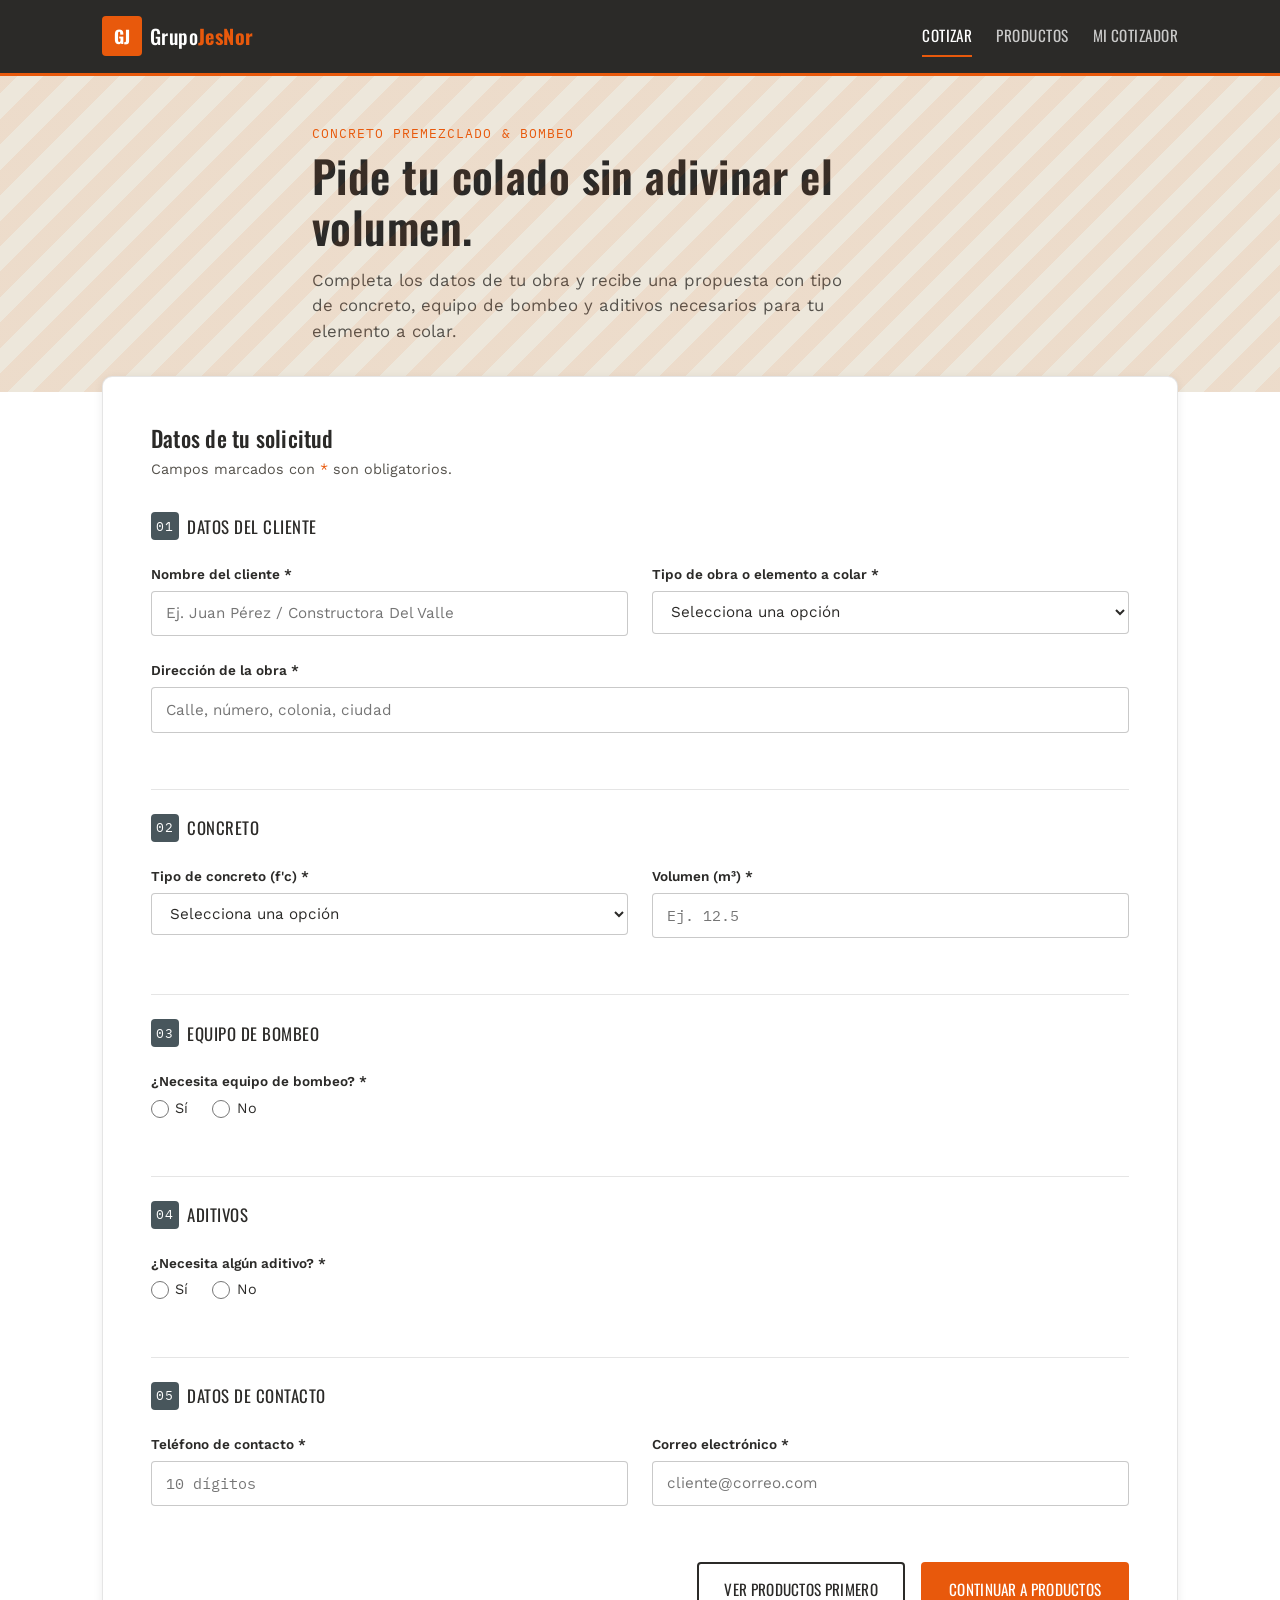
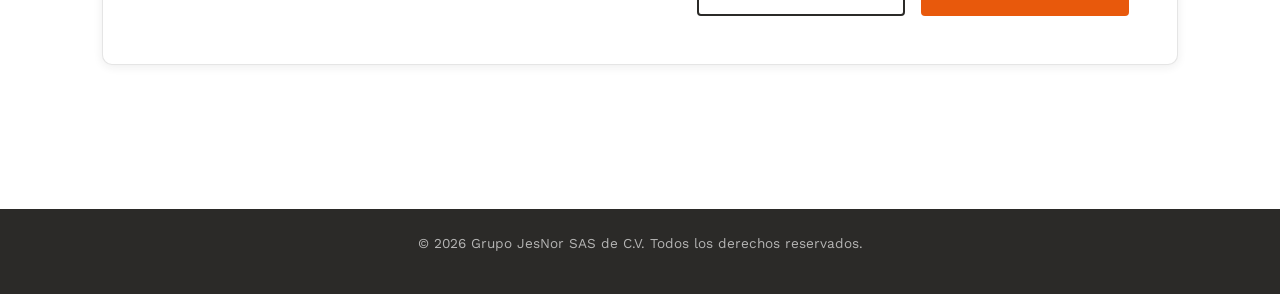
<file: index.html>
<!DOCTYPE html>
<html lang="es">
<head>
  <meta charset="UTF-8" />
  <meta name="viewport" content="width=device-width, initial-scale=1.0" />
  <title>Grupo JesNor | Solicita tu cotización de concreto premezclado</title>
  <meta name="description" content="Solicita cotización de concreto premezclado, bombeo estacionario o telescópico y aditivos." />

  <!-- Bootstrap 5 (CDN) -->
  <link
    href="https://cdn.jsdelivr.net/npm/bootstrap@5.3.3/dist/css/bootstrap.min.css"
    rel="stylesheet"
  />
  <!-- Google Fonts -->
  <link rel="preconnect" href="https://fonts.googleapis.com" />
  <link
    href="https://fonts.googleapis.com/css2?family=Oswald:wght@500;600;700&family=Work+Sans:wght@400;500;600&family=IBM+Plex+Mono:wght@500;600&display=swap"
    rel="stylesheet"
  />
    <!-- CSS propio -->
  <link rel="stylesheet" href="css/main.css" />
</head>
<body class="page--index">

  <!-- ================= HEADER ================= -->
  <header class="site-header">
    <div class="container site-header__inner">
      <a href="index.html" class="site-header__brand">
        <span class="site-header__brand-mark">GJ</span>
        <span class="site-header__brand-name">Grupo<strong>JesNor</strong></span>
      </a>
      <nav class="site-header__nav" aria-label="Navegación principal">
        <ul class="site-header__nav-list">
          <li><a class="site-header__nav-link site-header__nav-link--active" href="index.html">Cotizar</a></li>
          <li><a class="site-header__nav-link" href="productos.html">Productos</a></li>
          <li><a class="site-header__nav-link" href="cotizador.html">Mi cotizador</a></li>
        </ul>
      </nav>
    </div>
  </header>

  <main>
    <!-- ================= HERO ================= -->

    <section class="hero" aria-labelledby="hero-title">
      <div class="container hero__inner">
        <p class="hero__eyebrow">Concreto premezclado &amp; bombeo</p>
        <h1 id="hero-title" class="hero__title">
          Pide tu colado sin adivinar el volumen.
        </h1>
        <p class="hero__lead">
          Completa los datos de tu obra y recibe una propuesta con tipo de concreto,
          equipo de bombeo y aditivos necesarios para tu elemento a colar.
        </p>
      </div>
    </section>

    <!-- ================= FORMULARIO DE SOLICITUD ================= -->

    <section class="quote-form-section" aria-labelledby="form-title">
      <div class="container">
        <div class="quote-form-card">
          <h2 id="form-title" class="quote-form-card__title">Datos de tu solicitud</h2>
          <p class="quote-form-card__subtitle">
            Campos marcados con <span aria-hidden="true">*</span> son obligatorios.
          </p>

          <form id="quote-form" class="quote-form" novalidate>

            <!-- Bloque 1: Datos del cliente -->

            <fieldset class="quote-form__fieldset">
              <legend class="quote-form__legend">
                <span class="quote-form__legend-index">01</span> Datos del cliente
              </legend>

              <div class="quote-form__row">
                <div class="quote-form__field">
                  <label class="quote-form__label" for="cliente-nombre">Nombre del cliente *</label>
                  <input
                    class="quote-form__input"
                    type="text"
                    id="cliente-nombre"
                    name="clienteNombre"
                    placeholder="Ej. Juan Pérez / Constructora Del Valle"
                    required
                  />
                </div>

                <div class="quote-form__field">
                  <label class="quote-form__label" for="tipo-obra">Tipo de obra o elemento a colar *</label>
                  <select class="quote-form__select" id="tipo-obra" name="tipoObra" required>
                    <option value="" selected disabled>Selecciona una opción</option>
                    <option value="losa">Losa</option>
                    <option value="cimentacion">Cimentación / zapata</option>
                    <option value="muro">Muro</option>
                    <option value="columna">Columna</option>
                    <option value="firme">Firme / piso</option>
                    <option value="banqueta">Banqueta / guarnición</option>
                    <option value="otro">Otro</option>
                  </select>
                </div>
              </div>

              <div class="quote-form__row">
                <div class="quote-form__field quote-form__field--full">
                  <label class="quote-form__label" for="direccion-obra">Dirección de la obra *</label>
                  <input
                    class="quote-form__input"
                    type="text"
                    id="direccion-obra"
                    name="direccionObra"
                    placeholder="Calle, número, colonia, ciudad"
                    required
                  />
                </div>
              </div>
            </fieldset>

            <!-- Bloque 2: Concreto -->

            <fieldset class="quote-form__fieldset">
              <legend class="quote-form__legend">
                <span class="quote-form__legend-index">02</span> Concreto
              </legend>

              <div class="quote-form__row">
                <div class="quote-form__field">
                  <label class="quote-form__label" for="tipo-concreto">Tipo de concreto (f'c) *</label>
                  <select class="quote-form__select" id="tipo-concreto" name="tipoConcreto" required>
                    <option value="" selected disabled>Selecciona una opción</option>
                    <option value="f100">f'c = 100 kg/cm² Convencional (pobre / plantilla)</option>
                    <option value="f150">f'c = 150 kg/cm² Convencional</option>
                    <option value="f200">f'c = 200 kg/cm² Convencional</option>
                    <option value="f250">f'c = 250 kg/cm² Convencional</option>
                    <option value="f250">f'c = 250 kg/cm² Estructural</option>
                    <option value="f300">f'c = 300 kg/cm² Estructural</option>
                    <option value="f350">f'c = 350 kg/cm² Estructural</option>
                  </select>
                </div>

                <div class="quote-form__field">
                  <label class="quote-form__label" for="volumen">Volumen (m³) *</label>
                  <input
                    class="quote-form__input quote-form__input--mono"
                    type="number"
                    id="volumen"
                    name="volumen"
                    min="1"
                    step="0.5"
                    placeholder="Ej. 12.5"
                    required
                  />
                </div>
              </div>
            </fieldset>

            <!-- Bloque 3: Bombeo -->

            <fieldset class="quote-form__fieldset">
              <legend class="quote-form__legend">
                <span class="quote-form__legend-index">03</span> Equipo de bombeo
              </legend>

              <div class="quote-form__row">
                <div class="quote-form__field quote-form__field--full">
                  <span class="quote-form__label">¿Necesita equipo de bombeo? *</span>
                  <div class="quote-form__radio-group" role="radiogroup" aria-label="¿Necesita equipo de bombeo?">
                    <label class="quote-form__radio">
                      <input type="radio" name="necesitaBombeo" value="si" required />
                      <span>Sí</span>
                    </label>
                    <label class="quote-form__radio">
                      <input type="radio" name="necesitaBombeo" value="no" required />
                      <span>No</span>
                    </label>
                  </div>
                </div>
              </div>

              <div class="quote-form__row" id="bombeo-detalle">
                <div class="quote-form__field">
                  <label class="quote-form__label" for="tipo-bombeo">Tipo de bombeo</label>
                  <select class="quote-form__select" id="tipo-bombeo" name="tipoBombeo">
                    <option value="" selected disabled>Selecciona una opción</option>
                    <option value="estacionario">Estacionario</option>
                    <option value="telescopico">Telescópico / pluma</option>
                  </select>
                </div>

                <div class="quote-form__field">
                  <label class="quote-form__label" for="metros-tuberia">
                    Metros de tubería (mín. 50 m) — solo estacionario
                  </label>
                  <input
                    class="quote-form__input quote-form__input--mono"
                    type="number"
                    id="metros-tuberia"
                    name="metrosTuberia"
                    min="50"
                    step="1"
                    placeholder="Ej. 50"
                  />
                </div>

                <div class="quote-form__field">
                  <label class="quote-form__label" for="altura-pluma">
                    Altura de pluma — solo telescópico
                  </label>
                  <select class="quote-form__select" id="altura-pluma" name="alturaPluma">
                    <option value="" selected disabled>Selecciona una opción</option>
                    <option value="28">28 metros</option>
                    <option value="32">32 metros</option>
                    <option value="36">36 metros</option>
                    <option value="42">42 metros</option>
                  </select>
                </div>
              </div>
            </fieldset>

            <!-- Bloque 4: Aditivos -->

            <fieldset class="quote-form__fieldset">
              <legend class="quote-form__legend">
                <span class="quote-form__legend-index">04</span> Aditivos
              </legend>

              <div class="quote-form__row">
                <div class="quote-form__field quote-form__field--full">
                  <span class="quote-form__label">¿Necesita algún aditivo? *</span>
                  <div class="quote-form__radio-group" role="radiogroup" aria-label="¿Necesita algún aditivo?">
                    <label class="quote-form__radio">
                      <input type="radio" name="necesitaAditivo" value="si" required />
                      <span>Sí</span>
                    </label>
                    <label class="quote-form__radio">
                      <input type="radio" name="necesitaAditivo" value="no" required />
                      <span>No</span>
                    </label>
                  </div>
                </div>
              </div>

              <div class="quote-form__row" id="aditivo-detalle">
                <div class="quote-form__field quote-form__field--full">
                  <label class="quote-form__label" for="tipo-aditivo">Especifica el aditivo</label>
                  <select class="quote-form__select" id="tipo-aditivo" name="tipoAditivo">
                    <option value="" selected disabled>Selecciona una opción</option>
                    <option value="impermeabilizante">Impermeabilizante integral</option>
                    <option value="fibra">Fibra de polipropileno</option>
                    <option value="acelerante">Acelerante de fraguado</option>
                    <option value="retardante">Retardante de fraguado</option>
                  </select>
                </div>
              </div>
            </fieldset>

            <!-- Bloque 5: Contacto -->

            <fieldset class="quote-form__fieldset">
              <legend class="quote-form__legend">
                <span class="quote-form__legend-index">05</span> Datos de contacto
              </legend>

              <div class="quote-form__row">
                <div class="quote-form__field">
                  <label class="quote-form__label" for="telefono">Teléfono de contacto *</label>
                  <input
                    class="quote-form__input quote-form__input--mono"
                    type="tel"
                    id="telefono"
                    name="telefono"
                    pattern="[0-9]{10}"
                    placeholder="10 dígitos"
                    required
                  />
                </div>

                <div class="quote-form__field">
                  <label class="quote-form__label" for="correo">Correo electrónico *</label>
                  <input
                    class="quote-form__input"
                    type="email"
                    id="correo"
                    name="correo"
                    placeholder="cliente@correo.com"
                    required
                  />
                </div>
              </div>
            </fieldset>

            <div class="quote-form__actions">
              <a href="productos.html" class="btn-ghost">Ver productos primero</a>
              <button type="submit" class="btn-primary" id="continuar-btn">
                Continuar a productos
              </button>
            </div>
          </form>
        </div>
      </div>
    </section>
  </main>

  <!-- ================= FOOTER ================= -->

  <footer class="site-footer">
    <div class="container site-footer__inner">
      <p>&copy; 2026 Grupo JesNor SAS de C.V. Todos los derechos reservados.</p>
    </div>
  </footer>

  <script src="https://cdn.jsdelivr.net/npm/bootstrap@5.3.3/dist/js/bootstrap.bundle.min.js"></script>

  <script src="js/main.js" defer></script>
</body>
</html>
</file>
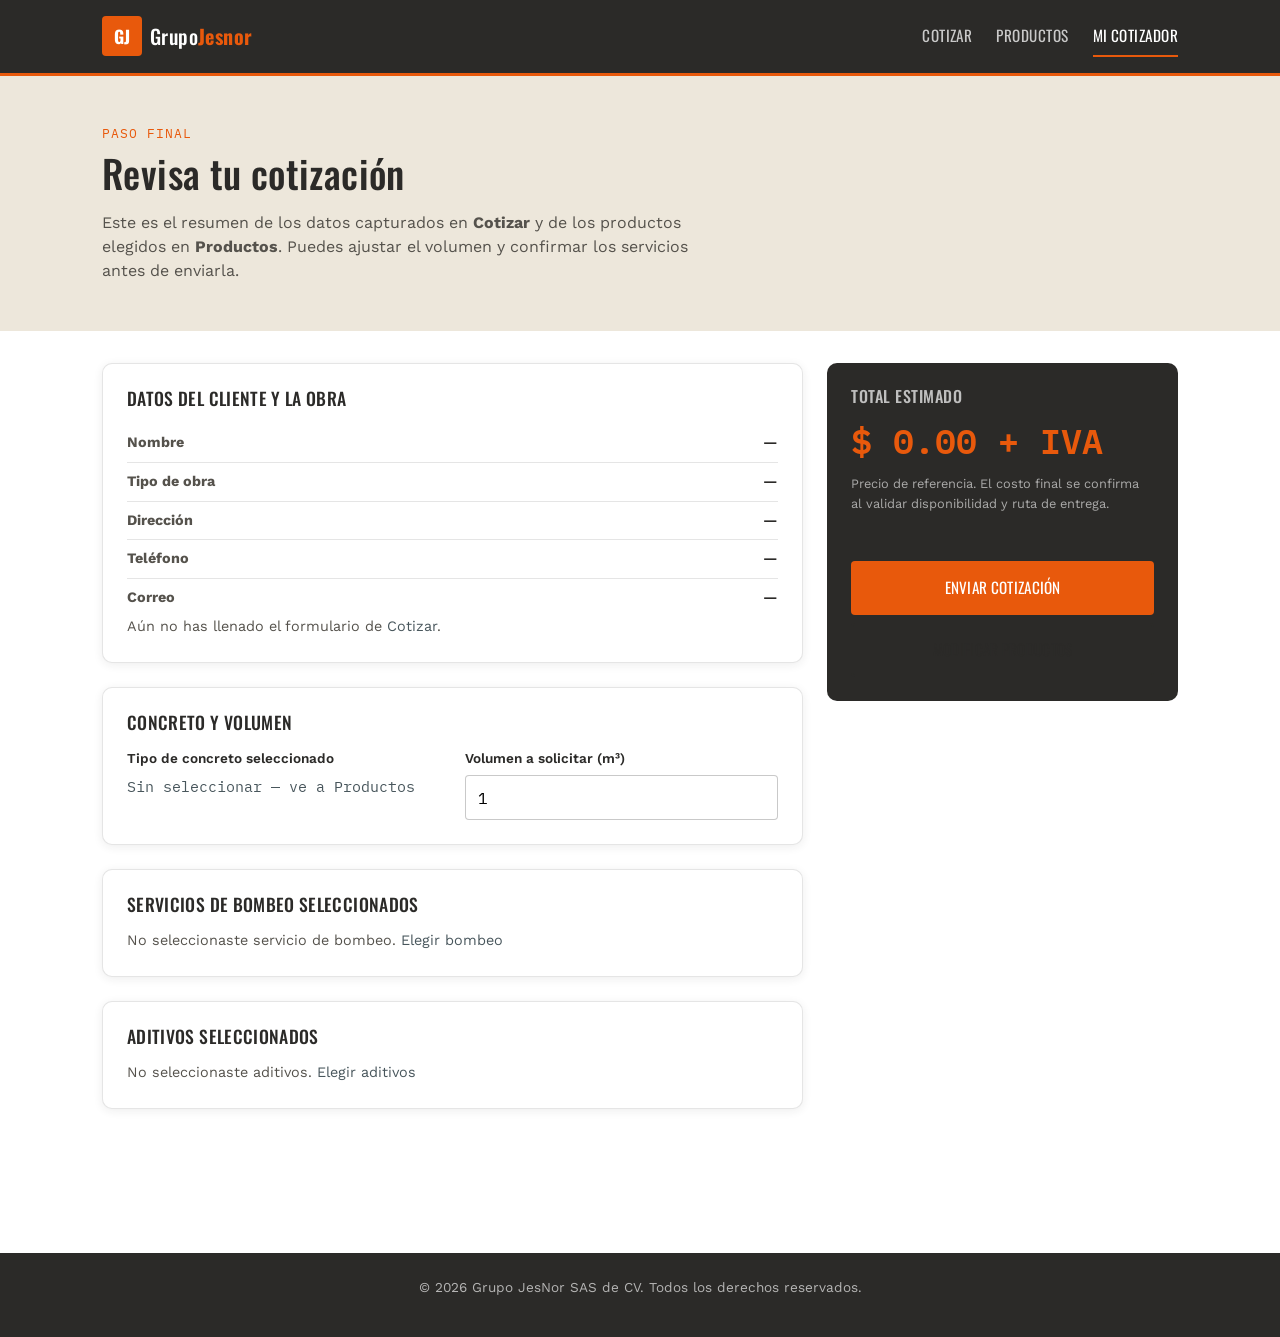
<file: cotizador.html>
<!DOCTYPE html>
<html lang="es">
<head>
  <meta charset="UTF-8" />
  <meta name="viewport" content="width=device-width, initial-scale=1.0" />
  <title>Mi cotizador | Grupo JesNor</title>
  <meta name="description" content="Revisa y confirma tu cotización de concreto premezclado, bombeo y aditivos." />

  <link
    href="https://cdn.jsdelivr.net/npm/bootstrap@5.3.3/dist/css/bootstrap.min.css"
    rel="stylesheet"
  />
  <link rel="preconnect" href="https://fonts.googleapis.com" />
  <link
    href="https://fonts.googleapis.com/css2?family=Oswald:wght@500;600;700&family=Work+Sans:wght@400;500;600&family=IBM+Plex+Mono:wght@500;600&display=swap"
    rel="stylesheet"
  />
  <link rel="stylesheet" href="css/main.css" />
</head>
<body class="page--cotizador">

  <!-- ================= HEADER ================= -->

  <header class="site-header">
    <div class="container site-header__inner">
      <a href="index.html" class="site-header__brand">
        <span class="site-header__brand-mark">GJ</span>
        <span class="site-header__brand-name">Grupo<strong>Jesnor</strong></span>
      </a>
      <nav class="site-header__nav" aria-label="Navegación principal">
        <ul class="site-header__nav-list">
          <li><a class="site-header__nav-link" href="index.html">Cotizar</a></li>
          <li><a class="site-header__nav-link" href="productos.html">Productos</a></li>
          <li><a class="site-header__nav-link site-header__nav-link--active" href="cotizador.html">Mi cotizador</a></li>
        </ul>
      </nav>
    </div>
  </header>

  <main>
    <section class="quote-summary-intro">
      <div class="container">
        <p class="quote-summary-intro__eyebrow">Paso final</p>
        <h1 class="quote-summary-intro__title">Revisa tu cotización</h1>
        <p class="quote-summary-intro__lead">
          Este es el resumen de los datos capturados en <strong>Cotizar</strong> y de los
          productos elegidos en <strong>Productos</strong>. Puedes ajustar el volumen y
          confirmar los servicios antes de enviarla.
        </p>
      </div>
    </section>

    <section class="quote-summary" aria-labelledby="resumen-title">
      <div class="container quote-summary__grid">

        <!-- Columna izquierda: datos + productos (rellenados por JS) -->

        <div class="quote-summary__main">

          <article class="summary-card">
            <h2 id="resumen-title" class="summary-card__title">Datos del cliente y la obra</h2>
            <dl class="summary-list" id="cliente-resumen">
              
              <div class="summary-list__row">
                <dt>Nombre</dt>
                <dd data-field="clienteNombre">—</dd>
              </div>
              <div class="summary-list__row">
                <dt>Tipo de obra</dt>
                <dd data-field="tipoObra">—</dd>
              </div>
              <div class="summary-list__row">
                <dt>Dirección</dt>
                <dd data-field="direccionObra">—</dd>
              </div>
              <div class="summary-list__row">
                <dt>Teléfono</dt>
                <dd data-field="telefono">—</dd>
              </div>
              <div class="summary-list__row">
                <dt>Correo</dt>
                <dd data-field="correo">—</dd>
              </div>
            </dl>
            <p class="summary-card__empty-state" id="cliente-empty" hidden>
              Aún no has llenado el formulario de <a href="index.html">Cotizar</a>.
            </p>
          </article>

          <article class="summary-card">
            <h2 class="summary-card__title">Concreto y Volumen</h2>

            <div class="summary-form-row">
              <div class="summary-form-row__field">
                <span class="summary-form-row__label">Tipo de concreto seleccionado</span>
                <span class="summary-form-row__value" data-field="productoConcreto">—</span>
              </div>

              <div class="summary-form-row__field">
                <label class="summary-form-row__label" for="volumen-confirmado">
                  Volumen a solicitar (m³)
                </label>
                <input
                  class="summary-form-row__input"
                  type="number"
                  id="volumen-confirmado"
                  min="1"
                  step="0.5"
                />
              </div>
            </div>
          </article>

          <article class="summary-card">
            <h2 class="summary-card__title">Servicios de bombeo seleccionados</h2>
            <ul class="summary-tags" id="bombeo-resumen">
            </ul>
            <p class="summary-card__empty-state" id="bombeo-empty">
              No seleccionaste servicio de bombeo. <a href="productos.html">Elegir bombeo</a>
            </p>
          </article>

          <article class="summary-card">
            <h2 class="summary-card__title">Aditivos seleccionados</h2>
            <ul class="summary-tags" id="aditivos-resumen">
            </ul>
            <p class="summary-card__empty-state" id="aditivos-empty">
              No seleccionaste aditivos. <a href="productos.html">Elegir aditivos</a>
            </p>
          </article>

        </div>

        <!-- Columna derecha: total + acciones -->
        <aside class="quote-summary__aside">
          <div class="total-card">
            <h2 class="total-card__title">Total estimado</h2>
            <p class="total-card__amount" id="total-estimado">$ 0.00 + IVA</p>
            <p class="total-card__note">
              Precio de referencia. El costo final se confirma al validar disponibilidad
              y ruta de entrega.
            </p>
            <ul class="total-card__breakdown" id="total-desglose">
            </ul>
            <button type="button" class="btn-primary btn-primary--block" id="enviar-cotizacion-btn">
              Enviar cotización
            </button>
            <a href="productos.html" class="btn-ghost btn-ghost--block">Modificar productos</a>
          </div>
        </aside>

      </div>
    </section>
  </main>

  <!-- ================= FOOTER ================= -->

  <footer class="site-footer">
    <div class="container site-footer__inner">
      <p>&copy; 2026 Grupo JesNor SAS de CV. Todos los derechos reservados.</p>
    </div>
  </footer>

  <script src="https://cdn.jsdelivr.net/npm/bootstrap@5.3.3/dist/js/bootstrap.bundle.min.js"></script>

  <script src="js/main.js" defer></script>
  
  <script src="js/cotizador.js" defer></script>

</body>
</html>
</file>
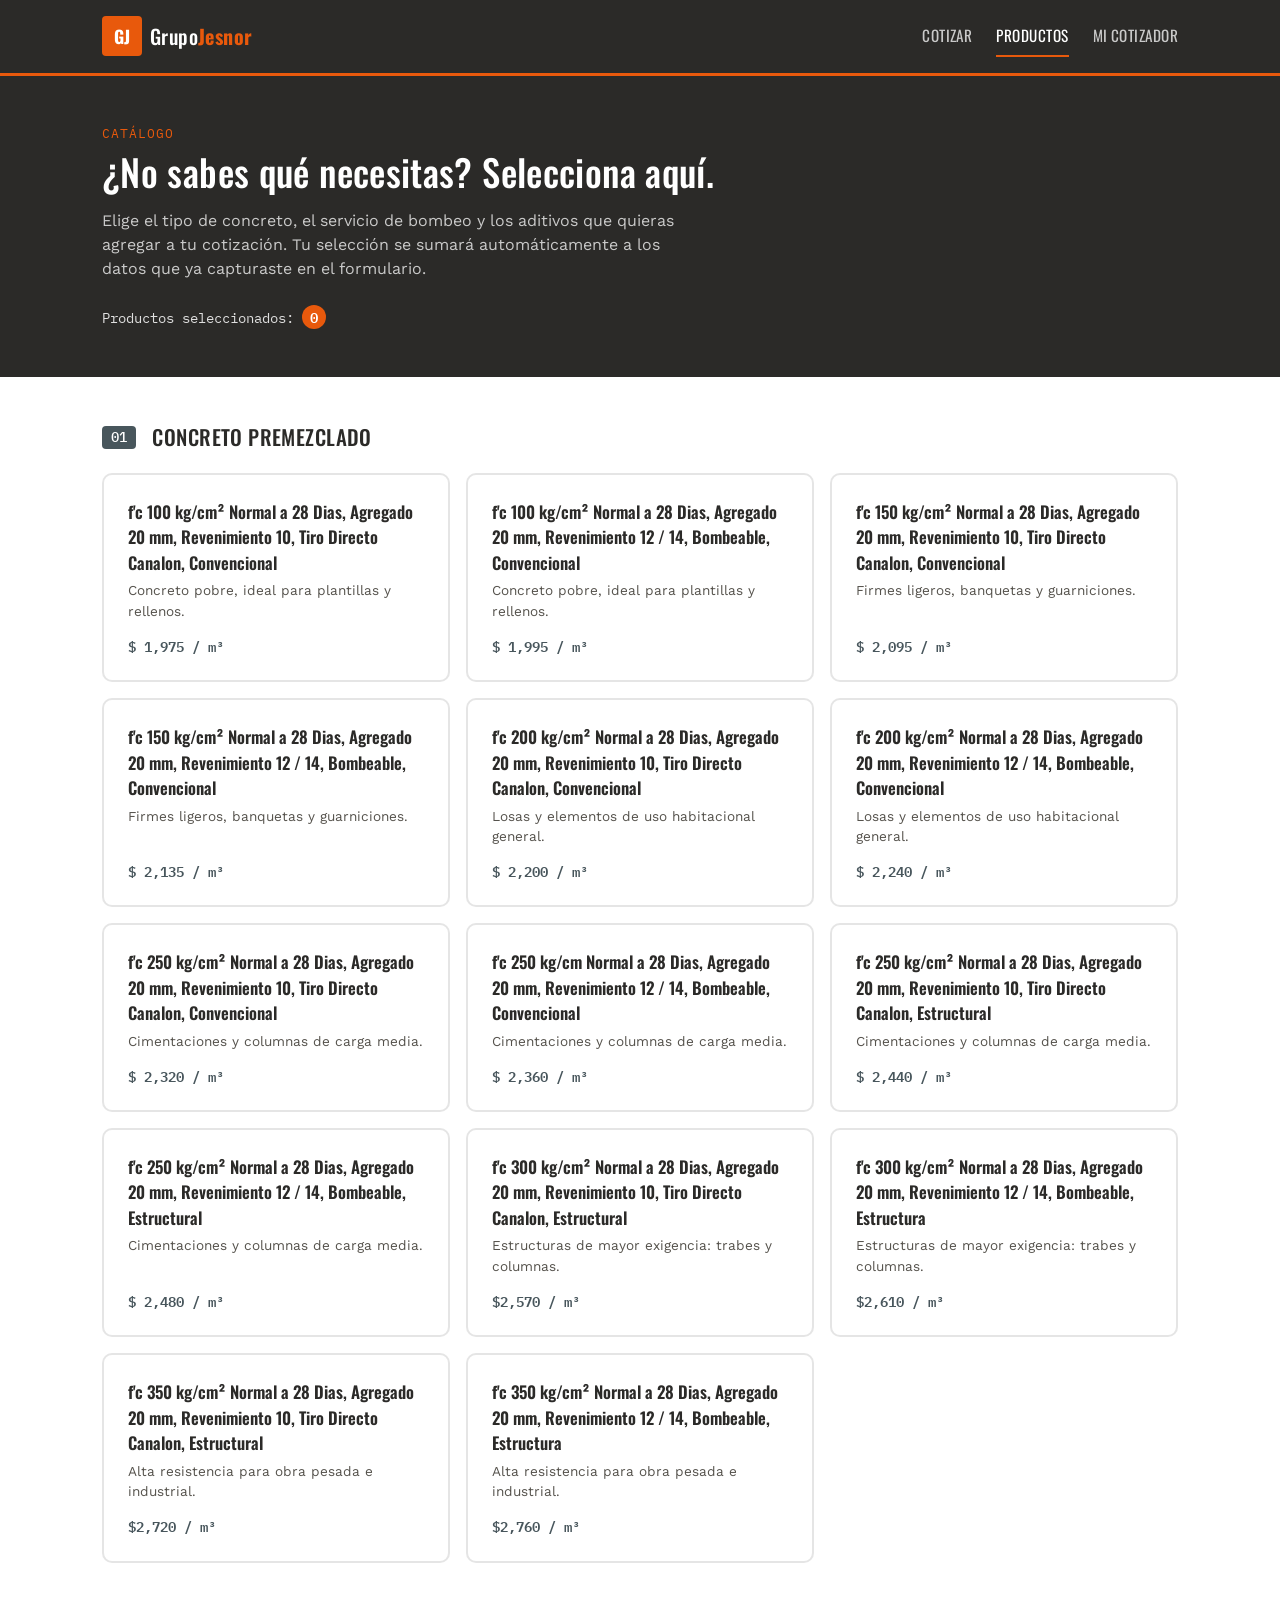
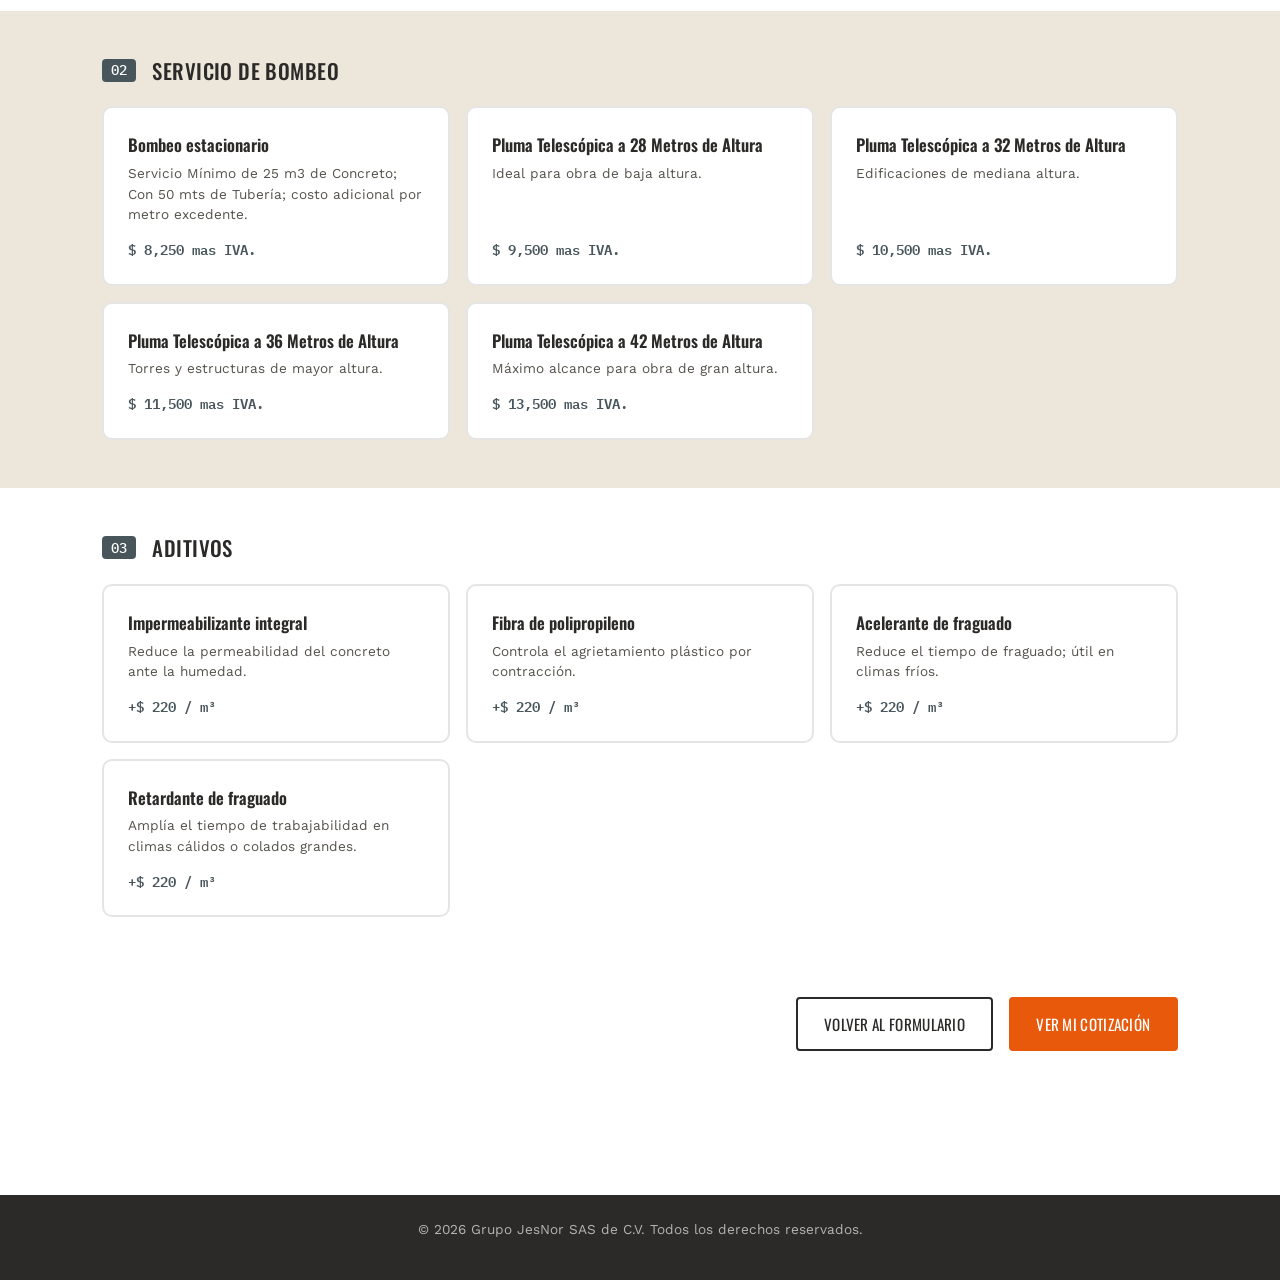
<file: productos.html>
<!DOCTYPE html>
<html lang="es">
<head>
  <meta charset="UTF-8" />
  <meta name="viewport" content="width=device-width, initial-scale=1.0" />
  <title>Productos | Grupo JesNor</title>
  <meta name="description" content="Catálogo de concretos premezclados, servicios de bombeo y aditivos de Grupo JesNor SAS de C.V." />

  <link
    href="https://cdn.jsdelivr.net/npm/bootstrap@5.3.3/dist/css/bootstrap.min.css"
    rel="stylesheet"
  />
  <link rel="preconnect" href="https://fonts.googleapis.com" />
  <link
    href="https://fonts.googleapis.com/css2?family=Oswald:wght@500;600;700&family=Work+Sans:wght@400;500;600&family=IBM+Plex+Mono:wght@500;600&display=swap"
    rel="stylesheet"
  />
  <link rel="stylesheet" href="css/main.css" />
</head>

<body class="page--productos">

  <!-- ================= HEADER ================= -->

  <header class="site-header">
    <div class="container site-header__inner">
      <a href="index.html" class="site-header__brand">
        <span class="site-header__brand-mark">GJ</span>
        <span class="site-header__brand-name">Grupo<strong>Jesnor</strong></span>
      </a>
      <nav class="site-header__nav" aria-label="Navegación principal">
        <ul class="site-header__nav-list">
          <li><a class="site-header__nav-link" href="index.html">Cotizar</a></li>
          <li><a class="site-header__nav-link site-header__nav-link--active" href="productos.html">Productos</a></li>
          <li><a class="site-header__nav-link" href="cotizador.html">Mi cotizador</a></li>
        </ul>
      </nav>
    </div>
  </header>

  <main>
    <!-- ================= INTRO ================= -->

    <section class="catalog-intro">
      <div class="container catalog-intro__inner">
        <p class="catalog-intro__eyebrow">Catálogo</p>
        <h1 class="catalog-intro__title">¿No sabes qué necesitas? Selecciona aquí.</h1>
        <p class="catalog-intro__lead">
          Elige el tipo de concreto, el servicio de bombeo y los aditivos que quieras agregar
          a tu cotización. Tu selección se sumará automáticamente a los datos que ya
          capturaste en el formulario.
        </p>
        <p class="catalog-intro__counter">
          Productos seleccionados: <span class="catalog-intro__counter-num" id="selection-count">0</span>
        </p>
      </div>
    </section>

    <form id="products-form">
      <!-- ================= CONCRETO ================= -->

      <section class="catalog-section" aria-labelledby="concreto-title">
        <div class="container">
          <h2 id="concreto-title" class="catalog-section__title">
            <span class="catalog-section__title-index">01</span> Concreto premezclado
          </h2>
          <div class="product-grid">

            <!--  Concretos Convencionales  -->

            <label class="product-card">
              <input class="product-card__input" type="radio" name="producto-concreto" value="f100" data-label="Concreto f'c 100 kg/cm²" data-precio="1975" />
              <span class="product-card__body">
                <span class="product-card__name">f'c 100 kg/cm² Normal a 28 Dias, Agregado 20 mm, Revenimiento 10, Tiro Directo Canalon, Convencional</span>
                <span class="product-card__desc">Concreto pobre, ideal para plantillas y rellenos.</span>
                <span class="product-card__price">$ 1,975 / m³</span>
              </span>
            </label>

            <label class="product-card">
              <input class="product-card__input" type="radio" name="producto-concreto" value="f100" data-label="Concreto f'c 100 kg/cm²" data-precio="1995" />
              <span class="product-card__body">
                <span class="product-card__name">f'c 100 kg/cm² Normal a 28 Dias, Agregado 20 mm, Revenimiento 12 / 14, Bombeable, Convencional</span>
                <span class="product-card__desc">Concreto pobre, ideal para plantillas y rellenos.</span>
                <span class="product-card__price">$ 1,995 / m³</span>
              </span>
            </label>

            <label class="product-card">
              <input class="product-card__input" type="radio" name="producto-concreto" value="f150" data-label="Concreto f'c 150 kg/cm²" data-precio="2095" />
              <span class="product-card__body">
                <span class="product-card__name">f'c 150 kg/cm² Normal a 28 Dias, Agregado 20 mm, Revenimiento 10, Tiro Directo Canalon, Convencional</span>
                <span class="product-card__desc">Firmes ligeros, banquetas y guarniciones.</span>
                <span class="product-card__price">$ 2,095 / m³</span>
              </span>
            </label>

            <label class="product-card">
              <input class="product-card__input" type="radio" name="producto-concreto" value="f100" data-label="Concreto f'c 100 kg/cm²" data-precio="2135" />
              <span class="product-card__body">
                <span class="product-card__name">f'c 150 kg/cm² Normal a 28 Dias, Agregado 20 mm, Revenimiento 12 / 14, Bombeable, Convencional</span>
                <span class="product-card__desc">Firmes ligeros, banquetas y guarniciones.</span>
                <span class="product-card__price">$ 2,135 / m³</span>
              </span>
            </label>

            <label class="product-card">
              <input class="product-card__input" type="radio" name="producto-concreto" value="f200" data-label="Concreto f'c 200 kg/cm²" data-precio="2200" />
              <span class="product-card__body">
                <span class="product-card__name">f'c 200 kg/cm² Normal a 28 Dias, Agregado 20 mm, Revenimiento 10, Tiro Directo Canalon, Convencional</span>
                <span class="product-card__desc">Losas y elementos de uso habitacional general.</span>
                <span class="product-card__price">$ 2,200 / m³</span>
              </span>
            </label>

            
            <label class="product-card">
              <input class="product-card__input" type="radio" name="producto-concreto" value="f200" data-label="Concreto f'c 200 kg/cm²" data-precio="2240" />
              <span class="product-card__body">
                <span class="product-card__name">f'c 200 kg/cm² Normal a 28 Dias, Agregado 20 mm, Revenimiento 12 / 14, Bombeable, Convencional</span>
                <span class="product-card__desc">Losas y elementos de uso habitacional general.</span>
                <span class="product-card__price">$ 2,240 / m³</span>
              </span>
            </label>

              <label class="product-card">
              <input class="product-card__input" type="radio" name="producto-concreto" value="f250" data-label="Concreto f'c 250 kg/cm²" data-precio="2320" />
              <span class="product-card__body">
                <span class="product-card__name">f'c 250 kg/cm² Normal a 28 Dias, Agregado 20 mm, Revenimiento 10, Tiro Directo Canalon, Convencional</span>
                <span class="product-card__desc">Cimentaciones y columnas de carga media.</span>
                <span class="product-card__price">$ 2,320 / m³</span>
              </span>
            </label>

            <label class="product-card">
              <input class="product-card__input" type="radio" name="producto-concreto" value="f250" data-label="Concreto f'c 250 kg/cm²" data-precio="2360" />
              <span class="product-card__body">
                <span class="product-card__name">f'c 250 kg/cm Normal a 28 Dias, Agregado 20 mm, Revenimiento 12 / 14, Bombeable, Convencional</span>
                <span class="product-card__desc">Cimentaciones y columnas de carga media.</span>
                <span class="product-card__price">$ 2,360 / m³</span>
              </span>
            </label>

            <!--  Concretos Estructurales  -->

            <label class="product-card">
              <input class="product-card__input" type="radio" name="producto-concreto" value="f250" data-label="Concreto f'c 250 kg/cm²" data-precio="2440" />
              <span class="product-card__body">
                <span class="product-card__name">f'c 250 kg/cm² Normal a 28 Dias, Agregado 20 mm, Revenimiento 10, Tiro Directo Canalon, Estructural</span>
                <span class="product-card__desc">Cimentaciones y columnas de carga media.</span>
                <span class="product-card__price">$ 2,440 / m³</span>
              </span>
            </label>

            <label class="product-card">
              <input class="product-card__input" type="radio" name="producto-concreto" value="f250" data-label="Concreto f'c 250 kg/cm²" data-precio="2480" />
              <span class="product-card__body">
                <span class="product-card__name">f'c 250 kg/cm² Normal a 28 Dias, Agregado 20 mm, Revenimiento 12 / 14, Bombeable, Estructural</span>
                <span class="product-card__desc">Cimentaciones y columnas de carga media.</span>
                <span class="product-card__price">$ 2,480 / m³</span>
              </span>
            </label>


            <label class="product-card">
              <input class="product-card__input" type="radio" name="producto-concreto" value="f300" data-label="Concreto f'c 300 kg/cm²" data-precio="2570" />
              <span class="product-card__body">
                <span class="product-card__name">f'c 300 kg/cm² Normal a 28 Dias, Agregado 20 mm, Revenimiento 10, Tiro Directo Canalon, Estructural</span>
                <span class="product-card__desc">Estructuras de mayor exigencia: trabes y columnas.</span>
                <span class="product-card__price">$2,570 / m³</span>
              </span>
            </label>

            <label class="product-card">
              <input class="product-card__input" type="radio" name="producto-concreto" value="f300" data-label="Concreto f'c 300 kg/cm²" data-precio="2610" />
              <span class="product-card__body">
                <span class="product-card__name">f'c 300 kg/cm² Normal a 28 Dias, Agregado 20 mm, Revenimiento 12 / 14, Bombeable, Estructura</span>
                <span class="product-card__desc">Estructuras de mayor exigencia: trabes y columnas.</span>
                <span class="product-card__price">$2,610 / m³</span>
              </span>
            </label>

            <label class="product-card">
              <input class="product-card__input" type="radio" name="producto-concreto" value="f350" data-label="Concreto f'c 350 kg/cm²" data-precio="2720" />
              <span class="product-card__body">
                <span class="product-card__name">f'c 350 kg/cm² Normal a 28 Dias, Agregado 20 mm, Revenimiento 10, Tiro Directo Canalon, Estructural</span>
                <span class="product-card__desc">Alta resistencia para obra pesada e industrial.</span>
                <span class="product-card__price">$2,720 / m³</span>
              </span>
            </label>

            <label class="product-card">
              <input class="product-card__input" type="radio" name="producto-concreto" value="f350" data-label="Concreto f'c 350 kg/cm²" data-precio="2760" />
              <span class="product-card__body">
                <span class="product-card__name">f'c 350 kg/cm² Normal a 28 Dias, Agregado 20 mm, Revenimiento 12 / 14, Bombeable, Estructura</span>
                <span class="product-card__desc">Alta resistencia para obra pesada e industrial.</span>
                <span class="product-card__price">$2,760 / m³</span>
              </span>
            </label>

          </div>
        </div>
      </section>

      <!-- ================= BOMBEO ================= -->

      <section class="catalog-section catalog-section--alt" aria-labelledby="bombeo-title">
        <div class="container">
          <h2 id="bombeo-title" class="catalog-section__title">
            <span class="catalog-section__title-index">02</span> Servicio de bombeo
          </h2>
          <div class="product-grid">

            <label class="product-card">
              <input class="product-card__input" type="checkbox" name="producto-bombeo" value="estacionario" data-label="Bombeo estacionario (50 m mín.)" data-precio="8200" />
              <span class="product-card__body">
                <span class="product-card__name">Bombeo estacionario</span>
                <span class="product-card__desc">Servicio Mínimo de 25 m3 de Concreto; Con 50 mts de Tubería; costo adicional por metro excedente.</span>
                <span class="product-card__price">$ 8,250 mas IVA.</span>
              </span>
            </label>

            <label class="product-card">
              <input class="product-card__input" type="checkbox" name="producto-bombeo" value="telescopico-28" data-label="Bombeo telescópico 28 m" data-precio="9500" />
              <span class="product-card__body">
                <span class="product-card__name">Pluma Telescópica a 28 Metros de Altura</span>
                <span class="product-card__desc">Ideal para obra de baja altura.</span>
                <span class="product-card__price">$ 9,500 mas IVA.</span>
              </span>
            </label>

            <label class="product-card">
              <input class="product-card__input" type="checkbox" name="producto-bombeo" value="telescopico-32" data-label="Bombeo telescópico 32 m" data-precio="10500" />
              <span class="product-card__body">
                <span class="product-card__name">Pluma Telescópica a 32 Metros de Altura</span>
                <span class="product-card__desc">Edificaciones de mediana altura.</span>
                <span class="product-card__price">$ 10,500 mas IVA.</span>
              </span>
            </label>

            <label class="product-card">
              <input class="product-card__input" type="checkbox" name="producto-bombeo" value="telescopico-36" data-label="Bombeo telescópico 36 m" data-precio="11500" />
              <span class="product-card__body">
                <span class="product-card__name">Pluma Telescópica a 36 Metros de Altura</span>
                <span class="product-card__desc">Torres y estructuras de mayor altura.</span>
                <span class="product-card__price">$ 11,500 mas IVA.</span>
              </span>
            </label>

            <label class="product-card">
              <input class="product-card__input" type="checkbox" name="producto-bombeo" value="telescopico-42" data-label="Bombeo telescópico 42 m" data-precio="13500" />
              <span class="product-card__body">
                <span class="product-card__name">Pluma Telescópica a 42 Metros de Altura</span>
                <span class="product-card__desc">Máximo alcance para obra de gran altura.</span>
                <span class="product-card__price">$ 13,500 mas IVA.</span>
              </span>
            </label>

          </div>
        </div>
      </section>

      <!-- ================= ADITIVOS ================= -->

      <section class="catalog-section" aria-labelledby="aditivos-title">
        <div class="container">
          <h2 id="aditivos-title" class="catalog-section__title">
            <span class="catalog-section__title-index">03</span> Aditivos
          </h2>
          <div class="product-grid">

            <label class="product-card">
              <input class="product-card__input" type="checkbox" name="producto-aditivo" value="impermeabilizante" data-label="Impermeabilizante integral" data-precio="220" />
              <span class="product-card__body">
                <span class="product-card__name">Impermeabilizante integral</span>
                <span class="product-card__desc">Reduce la permeabilidad del concreto ante la humedad.</span>
                <span class="product-card__price">+$ 220 / m³</span>
              </span>
            </label>

            <label class="product-card">
              <input class="product-card__input" type="checkbox" name="producto-aditivo" value="fibra" data-label="Fibra de polipropileno" data-precio="220" />
              <span class="product-card__body">
                <span class="product-card__name">Fibra de polipropileno</span>
                <span class="product-card__desc">Controla el agrietamiento plástico por contracción.</span>
                <span class="product-card__price">+$ 220 / m³</span>
              </span>
            </label>

            <label class="product-card">
              <input class="product-card__input" type="checkbox" name="producto-aditivo" value="acelerante" data-label="Acelerante de fraguado" data-precio="220" />
              <span class="product-card__body">
                <span class="product-card__name">Acelerante de fraguado</span>
                <span class="product-card__desc">Reduce el tiempo de fraguado; útil en climas fríos.</span>
                <span class="product-card__price">+$ 220 / m³</span>
              </span>
            </label>

            <label class="product-card">
              <input class="product-card__input" type="checkbox" name="producto-aditivo" value="retardante" data-label="Retardante de fraguado" data-precio="220" />
              <span class="product-card__body">
                <span class="product-card__name">Retardante de fraguado</span>
                <span class="product-card__desc">Amplía el tiempo de trabajabilidad en climas cálidos o colados grandes.</span>
                <span class="product-card__price">+$ 220 / m³</span>
              </span>
            </label>

          </div>
        </div>
      </section>

      <div class="container catalog-actions">
        <a href="index.html" class="btn-ghost">Volver al formulario</a>
        <button type="button" class="btn-primary" id="ir-cotizador-btn">
          Ver mi cotización
        </button>
      </div>
    </form>
  </main>

  <!-- ================= FOOTER ================= -->

  <footer class="site-footer">
    <div class="container site-footer__inner">
      <p>&copy; 2026 Grupo JesNor SAS de C.V. Todos los derechos reservados.</p>
    </div>
  </footer>

  <script src="https://cdn.jsdelivr.net/npm/bootstrap@5.3.3/dist/js/bootstrap.bundle.min.js"></script>

  <script src="js/main.js" defer></script>

  <script src="js/productos.js" defer></script>
</body>
</html>
</file>
<file: css/main.css>
@charset "UTF-8";
*,
*::before,
*::after {
  box-sizing: border-box;
}

html {
  scroll-behavior: smooth;
}

body {
  margin: 0;
  font-family: "Work Sans", -apple-system, sans-serif;
  color: #2B2A28;
  background-color: #FFFFFF;
  line-height: 1.5;
  -webkit-font-smoothing: antialiased;
}

h1, h2, h3, h4 {
  font-family: "Oswald", "Arial Narrow", sans-serif;
  margin: 0;
  line-height: 1.15;
  letter-spacing: 0.01em;
}

p {
  margin: 0 0 1rem;
}

a {
  color: #48565C;
  text-decoration: none;
}
a:hover {
  text-decoration: underline;
}

ul {
  list-style: none;
  margin: 0;
  padding: 0;
}

img {
  max-width: 100%;
  display: block;
}

button {
  font-family: inherit;
}

@media (prefers-reduced-motion: reduce) {
  *, *::before, *::after {
    animation-duration: 0.01ms !important;
    animation-iteration-count: 1 !important;
    transition-duration: 0.01ms !important;
    scroll-behavior: auto !important;
  }
}

.container {
  width: 100%;
  max-width: 1140px;
  margin-inline: auto;
  padding-inline: 1rem;
}

@media (min-width: 768px) {
  .container {
    padding-inline: 2rem;
  }
}

.site-header {
  background-color: #2B2A28;
  border-bottom: 3px solid #E8590C;
}

.site-header__inner {
  display: flex;
  align-items: center;
  justify-content: space-between;
  flex-wrap: wrap;
  gap: 1rem;
  padding-block: 1rem;
}

.site-header__brand {
  display: flex;
  align-items: center;
  gap: 0.5rem;
  color: #FFFFFF;
}

.site-header__brand:hover {
  text-decoration: none;
}

.site-header__brand-mark {
  display: inline-flex;
  align-items: center;
  justify-content: center;
  width: 40px;
  height: 40px;
  border-radius: 4px;
  background-color: #E8590C;
  color: #FFFFFF;
  font-family: "Oswald", "Arial Narrow", sans-serif;
  font-weight: 700;
  font-size: 1.1rem;
}

.site-header__brand-name {
  font-family: "Oswald", "Arial Narrow", sans-serif;
  font-size: 1.25rem;
  font-weight: 500;
  letter-spacing: 0.02em;
}

.site-header__brand-name strong {
  font-weight: 700;
  color: #E8590C;
}

.site-header__nav-list {
  display: flex;
  flex-wrap: wrap;
  gap: 1.5rem;
}

.site-header__nav-link {
  display: inline-block;
  padding-block: 0.5rem;
  font-family: "Oswald", "Arial Narrow", sans-serif;
  font-size: 0.95rem;
  letter-spacing: 0.03em;
  text-transform: uppercase;
  color: rgba(255, 255, 255, 0.75);
  border-bottom: 2px solid transparent;
}

.site-header__nav-link:hover {
  color: #FFFFFF;
  text-decoration: none;
  border-bottom-color: rgba(232, 89, 12, 0.6);
}

.site-header__nav-link--active {
  color: #FFFFFF;
  border-bottom-color: #E8590C;
}

.site-header__nav-link:focus-visible {
  outline: 3px solid #E8590C;
  outline-offset: 2px;
}

.hero {
  position: relative;
  background-color: #EDE7DB;
  overflow: hidden;
  padding-block: 3rem 2rem;
}

.hero::after {
  content: "";
  position: absolute;
  inset: 0;
  background: repeating-linear-gradient(-45deg, rgba(232, 89, 12, 0.08) 0 18px, transparent 18px 36px);
  pointer-events: none;
}

.hero__inner {
  position: relative;
  max-width: 720px;
}

.hero__eyebrow {
  font-family: "IBM Plex Mono", "Courier New", monospace;
  font-size: 0.8rem;
  letter-spacing: 0.08em;
  text-transform: uppercase;
  color: #E8590C;
  margin-bottom: 0.5rem;
}

.hero__title {
  font-size: 2rem;
  font-weight: 600;
  color: #2B2A28;
  margin-bottom: 1rem;
}

@media (min-width: 768px) {
  .hero__title {
    font-size: 2.75rem;
  }
}

.hero__lead {
  font-size: 1.05rem;
  color: #55524C;
  max-width: 55ch;
}

.site-footer {
  background-color: #2B2A28;
  color: rgba(255, 255, 255, 0.65);
  margin-top: 4.5rem;
}

.site-footer__inner {
  padding-block: 1.5rem;
  text-align: center;
  font-size: 0.85rem;
}

.btn-ghost, .btn-primary {
  display: inline-flex;
  align-items: center;
  justify-content: center;
  gap: 0.5rem;
  font-family: "Oswald", "Arial Narrow", sans-serif;
  font-size: 0.95rem;
  letter-spacing: 0.02em;
  text-transform: uppercase;
  padding: 0.85rem 1.6rem;
  border-radius: 4px;
  border: 2px solid transparent;
  cursor: pointer;
  transition: transform 0.15s ease, background-color 0.15s ease, color 0.15s ease;
}

.btn-ghost:hover, .btn-primary:hover {
  text-decoration: none;
  transform: translateY(-1px);
}

.btn-ghost:focus-visible, .btn-primary:focus-visible {
  outline: 3px solid #E8590C;
  outline-offset: 2px;
}

.btn-primary {
  background-color: #E8590C;
  color: #FFFFFF;
}

.btn-primary:hover {
  background-color: rgb(193.206557377, 74.1180327869, 9.993442623);
  color: #FFFFFF;
}

.btn-primary--block {
  width: 100%;
  margin-bottom: 0.5rem;
}

.btn-ghost {
  background-color: transparent;
  border-color: #2B2A28;
  color: #2B2A28;
}

.btn-ghost:hover {
  background-color: #2B2A28;
  color: #FFFFFF;
}

.btn-ghost--block {
  width: 100%;
  text-align: center;
}

.quote-form-section {
  padding-block: 2rem 4.5rem;
}

.quote-form-card {
  background-color: #FFFFFF;
  border: 1px solid rgba(43, 42, 40, 0.12);
  border-radius: 10px;
  box-shadow: 0 2px 10px rgba(43, 42, 40, 0.08);
  padding: 1.5rem;
  margin-top: -3rem;
  position: relative;
  z-index: 1;
}

@media (min-width: 768px) {
  .quote-form-card {
    padding: 3rem;
  }
}

.quote-form-card__title {
  font-size: 1.4rem;
  margin-bottom: 0.5rem;
}

.quote-form-card__subtitle {
  color: #55524C;
  font-size: 0.9rem;
  margin-bottom: 2rem;
}

.quote-form-card__subtitle span {
  color: #E8590C;
}

.quote-form__fieldset {
  border: none;
  padding: 0;
  margin: 0 0 2rem;
  border-top: 1px solid rgba(43, 42, 40, 0.12);
  padding-top: 1.5rem;
}

.quote-form__fieldset:first-child {
  border-top: none;
  padding-top: 0;
}

.quote-form__legend {
  display: flex;
  align-items: center;
  gap: 0.5rem;
  font-family: "Oswald", "Arial Narrow", sans-serif;
  font-size: 1.05rem;
  text-transform: uppercase;
  letter-spacing: 0.03em;
  margin-bottom: 1.5rem;
  padding: 0;
}

.quote-form__legend-index {
  display: inline-flex;
  align-items: center;
  justify-content: center;
  width: 28px;
  height: 28px;
  font-family: "IBM Plex Mono", "Courier New", monospace;
  font-size: 0.8rem;
  color: #FFFFFF;
  background-color: #48565C;
  border-radius: 4px;
}

.quote-form__row {
  display: grid;
  grid-template-columns: 1fr;
  gap: 1.5rem;
  margin-bottom: 1.5rem;
}

@media (min-width: 768px) {
  .quote-form__row {
    grid-template-columns: repeat(2, 1fr);
  }
}

.quote-form__field {
  display: flex;
  flex-direction: column;
  gap: 0.4rem;
}

@media (min-width: 768px) {
  .quote-form__field--full {
    grid-column: 1/-1;
  }
}

.quote-form__label {
  font-size: 0.85rem;
  font-weight: 600;
  color: #2B2A28;
}

.quote-form__input, .quote-form__select {
  font-family: "Work Sans", -apple-system, sans-serif;
  font-size: 0.95rem;
  padding: 0.65rem 0.85rem;
  border: 1px solid rgba(43, 42, 40, 0.25);
  border-radius: 4px;
  background-color: #FFFFFF;
  color: #2B2A28;
  width: 100%;
}

.quote-form__input:focus-visible, .quote-form__select:focus-visible {
  outline: 3px solid #E8590C;
  outline-offset: 1px;
  border-color: #E8590C;
}

.quote-form__input--mono, .quote-form__select--mono {
  font-family: "IBM Plex Mono", "Courier New", monospace;
}

.quote-form__radio-group {
  display: flex;
  gap: 1.5rem;
}

.quote-form__radio {
  display: inline-flex;
  align-items: center;
  gap: 0.4rem;
  font-size: 0.9rem;
  cursor: pointer;
}

.quote-form__radio input {
  accent-color: #E8590C;
  width: 18px;
  height: 18px;
}

.quote-form__actions {
  display: flex;
  flex-direction: column-reverse;
  gap: 1rem;
  margin-top: 2rem;
}

@media (min-width: 480px) {
  .quote-form__actions {
    flex-direction: row;
    justify-content: flex-end;
  }
}

.is-hidden {
  display: none !important;
}

.catalog-intro {
  background-color: #2B2A28;
  color: #FFFFFF;
  padding-block: 3rem 2rem;
}

.catalog-intro__eyebrow {
  font-family: "IBM Plex Mono", "Courier New", monospace;
  font-size: 0.8rem;
  text-transform: uppercase;
  letter-spacing: 0.08em;
  color: #E8590C;
  margin-bottom: 0.5rem;
}

.catalog-intro__title {
  font-size: 1.8rem;
  margin-bottom: 1rem;
}

@media (min-width: 768px) {
  .catalog-intro__title {
    font-size: 2.3rem;
  }
}

.catalog-intro__lead {
  max-width: 60ch;
  color: rgba(255, 255, 255, 0.75);
}

.catalog-intro__counter {
  margin-top: 1.5rem;
  font-family: "IBM Plex Mono", "Courier New", monospace;
  font-size: 0.9rem;
  color: rgba(255, 255, 255, 0.85);
}

.catalog-intro__counter-num {
  display: inline-flex;
  align-items: center;
  justify-content: center;
  min-width: 24px;
  padding: 0 6px;
  height: 24px;
  background-color: #E8590C;
  color: #FFFFFF;
  border-radius: 50%;
  font-weight: 600;
}

.catalog-section {
  padding-block: 3rem;
}

.catalog-section--alt {
  background-color: #EDE7DB;
}

.catalog-section__title {
  display: flex;
  align-items: center;
  gap: 1rem;
  font-size: 1.3rem;
  text-transform: uppercase;
  letter-spacing: 0.02em;
  margin-bottom: 1.5rem;
}

.catalog-section__title-index {
  font-family: "IBM Plex Mono", "Courier New", monospace;
  font-size: 0.9rem;
  color: #FFFFFF;
  background-color: #48565C;
  padding: 0.2rem 0.55rem;
  border-radius: 4px;
}

.catalog-actions {
  display: flex;
  flex-direction: column-reverse;
  gap: 1rem;
  padding-block: 2rem 4.5rem;
}

@media (min-width: 480px) {
  .catalog-actions {
    flex-direction: row;
    justify-content: flex-end;
  }
}

.product-grid {
  display: grid;
  grid-template-columns: 1fr;
  gap: 1rem;
}

@media (min-width: 480px) {
  .product-grid {
    grid-template-columns: repeat(2, 1fr);
  }
}

@media (min-width: 1024px) {
  .product-grid {
    grid-template-columns: repeat(3, 1fr);
  }
}

.product-card {
  position: relative;
  display: block;
  cursor: pointer;
}

.product-card__input {
  position: absolute;
  opacity: 0;
  width: 1px;
  height: 1px;
}

.product-card__input:focus-visible ~ .product-card__body {
  outline: 3px solid #E8590C;
  outline-offset: 2px;
}

.product-card__input:checked ~ .product-card__body {
  border-color: #E8590C;
  box-shadow: 0 6px 20px rgba(43, 42, 40, 0.14);
  background-color: rgba(232, 89, 12, 0.05);
}

.product-card__input:checked ~ .product-card__body::after {
  content: "✓";
  position: absolute;
  top: 0.5rem;
  right: 0.5rem;
  display: inline-flex;
  align-items: center;
  justify-content: center;
  width: 24px;
  height: 24px;
  border-radius: 50%;
  background-color: #E8590C;
  color: #FFFFFF;
  font-size: 0.8rem;
}

.product-card__body {
  position: relative;
  display: flex;
  flex-direction: column;
  gap: 0.35rem;
  height: 100%;
  padding: 1.5rem;
  background-color: #FFFFFF;
  border: 2px solid rgba(43, 42, 40, 0.12);
  border-radius: 10px;
  transition: border-color 0.15s ease, box-shadow 0.15s ease, background-color 0.15s ease;
}

.product-card__body:hover {
  border-color: rgba(232, 89, 12, 0.5);
}

.product-card__name {
  font-family: "Oswald", "Arial Narrow", sans-serif;
  font-size: 1.05rem;
  font-weight: 600;
}

.product-card__desc {
  font-size: 0.85rem;
  color: #55524C;
  flex-grow: 1;
}

.product-card__price {
  font-family: "IBM Plex Mono", "Courier New", monospace;
  font-size: 0.9rem;
  font-weight: 600;
  color: #48565C;
  margin-top: 0.5rem;
}

.quote-summary-intro {
  background-color: #EDE7DB;
  padding-block: 3rem 2rem;
}

.quote-summary-intro__eyebrow {
  font-family: "IBM Plex Mono", "Courier New", monospace;
  font-size: 0.8rem;
  text-transform: uppercase;
  letter-spacing: 0.08em;
  color: #E8590C;
  margin-bottom: 0.5rem;
}

.quote-summary-intro__title {
  font-size: 1.9rem;
  margin-bottom: 1rem;
}

@media (min-width: 768px) {
  .quote-summary-intro__title {
    font-size: 2.4rem;
  }
}

.quote-summary-intro__lead {
  max-width: 60ch;
  color: #55524C;
}

.quote-summary {
  padding-block: 2rem 4.5rem;
}

.quote-summary__grid {
  display: grid;
  grid-template-columns: 1fr;
  gap: 1.5rem;
  align-items: start;
}

@media (min-width: 1024px) {
  .quote-summary__grid {
    grid-template-columns: 2fr 1fr;
  }
}

.quote-summary__main {
  display: flex;
  flex-direction: column;
  gap: 1.5rem;
}

@media (min-width: 1024px) {
  .quote-summary__aside {
    position: sticky;
    top: 1.5rem;
  }
}

.summary-card {
  background-color: #FFFFFF;
  border: 1px solid rgba(43, 42, 40, 0.12);
  border-radius: 10px;
  box-shadow: 0 2px 10px rgba(43, 42, 40, 0.08);
  padding: 1.5rem;
}

.summary-card__title {
  font-size: 1.1rem;
  margin-bottom: 1rem;
  text-transform: uppercase;
  letter-spacing: 0.02em;
}

.summary-card__empty-state {
  font-size: 0.9rem;
  color: #55524C;
  margin: 0;
}

.summary-list {
  margin: 0;
}

.summary-list__row {
  display: flex;
  justify-content: space-between;
  gap: 1rem;
  padding-block: 0.5rem;
  border-bottom: 1px solid rgba(43, 42, 40, 0.12);
  font-size: 0.9rem;
}

.summary-list__row:last-child {
  border-bottom: none;
}

.summary-list__row dt {
  color: #55524C;
}

.summary-list__row dd {
  margin: 0;
  font-weight: 600;
  text-align: right;
}

.summary-form-row {
  display: grid;
  grid-template-columns: 1fr;
  gap: 1.5rem;
}

@media (min-width: 480px) {
  .summary-form-row {
    grid-template-columns: repeat(2, 1fr);
  }
}

.summary-form-row__field {
  display: flex;
  flex-direction: column;
  gap: 0.4rem;
}

.summary-form-row__label {
  font-size: 0.85rem;
  font-weight: 600;
}

.summary-form-row__value {
  font-family: "IBM Plex Mono", "Courier New", monospace;
  font-size: 0.95rem;
  color: #48565C;
}

.summary-form-row__input {
  font-family: "IBM Plex Mono", "Courier New", monospace;
  padding: 0.6rem 0.8rem;
  border: 1px solid rgba(43, 42, 40, 0.25);
  border-radius: 4px;
}

.summary-form-row__input:focus-visible {
  outline: 3px solid #E8590C;
  outline-offset: 1px;
}

.summary-tags {
  display: flex;
  flex-wrap: wrap;
  gap: 0.5rem;
}

.summary-tags__item {
  font-family: "IBM Plex Mono", "Courier New", monospace;
  font-size: 0.8rem;
  padding: 0.35rem 0.7rem;
  border-radius: 999px;
  background-color: #EDE7DB;
  color: #2B2A28;
  border: 1px solid rgba(43, 42, 40, 0.12);
}

.total-card {
  background-color: #2B2A28;
  color: #FFFFFF;
  border-radius: 10px;
  padding: 1.5rem;
}

.total-card__title {
  font-size: 1rem;
  text-transform: uppercase;
  letter-spacing: 0.03em;
  color: rgba(255, 255, 255, 0.7);
  margin-bottom: 0.5rem;
}

.total-card__amount {
  font-family: "IBM Plex Mono", "Courier New", monospace;
  font-size: 2.2rem;
  font-weight: 600;
  color: #E8590C;
  margin-bottom: 0.5rem;
}

.total-card__note {
  font-size: 0.8rem;
  color: rgba(255, 255, 255, 0.6);
  margin-bottom: 1.5rem;
}

.total-card__breakdown {
  display: flex;
  flex-direction: column;
  gap: 0.4rem;
  margin-bottom: 1.5rem;
  font-family: "IBM Plex Mono", "Courier New", monospace;
  font-size: 0.82rem;
  color: rgba(255, 255, 255, 0.85);
}
</file>
